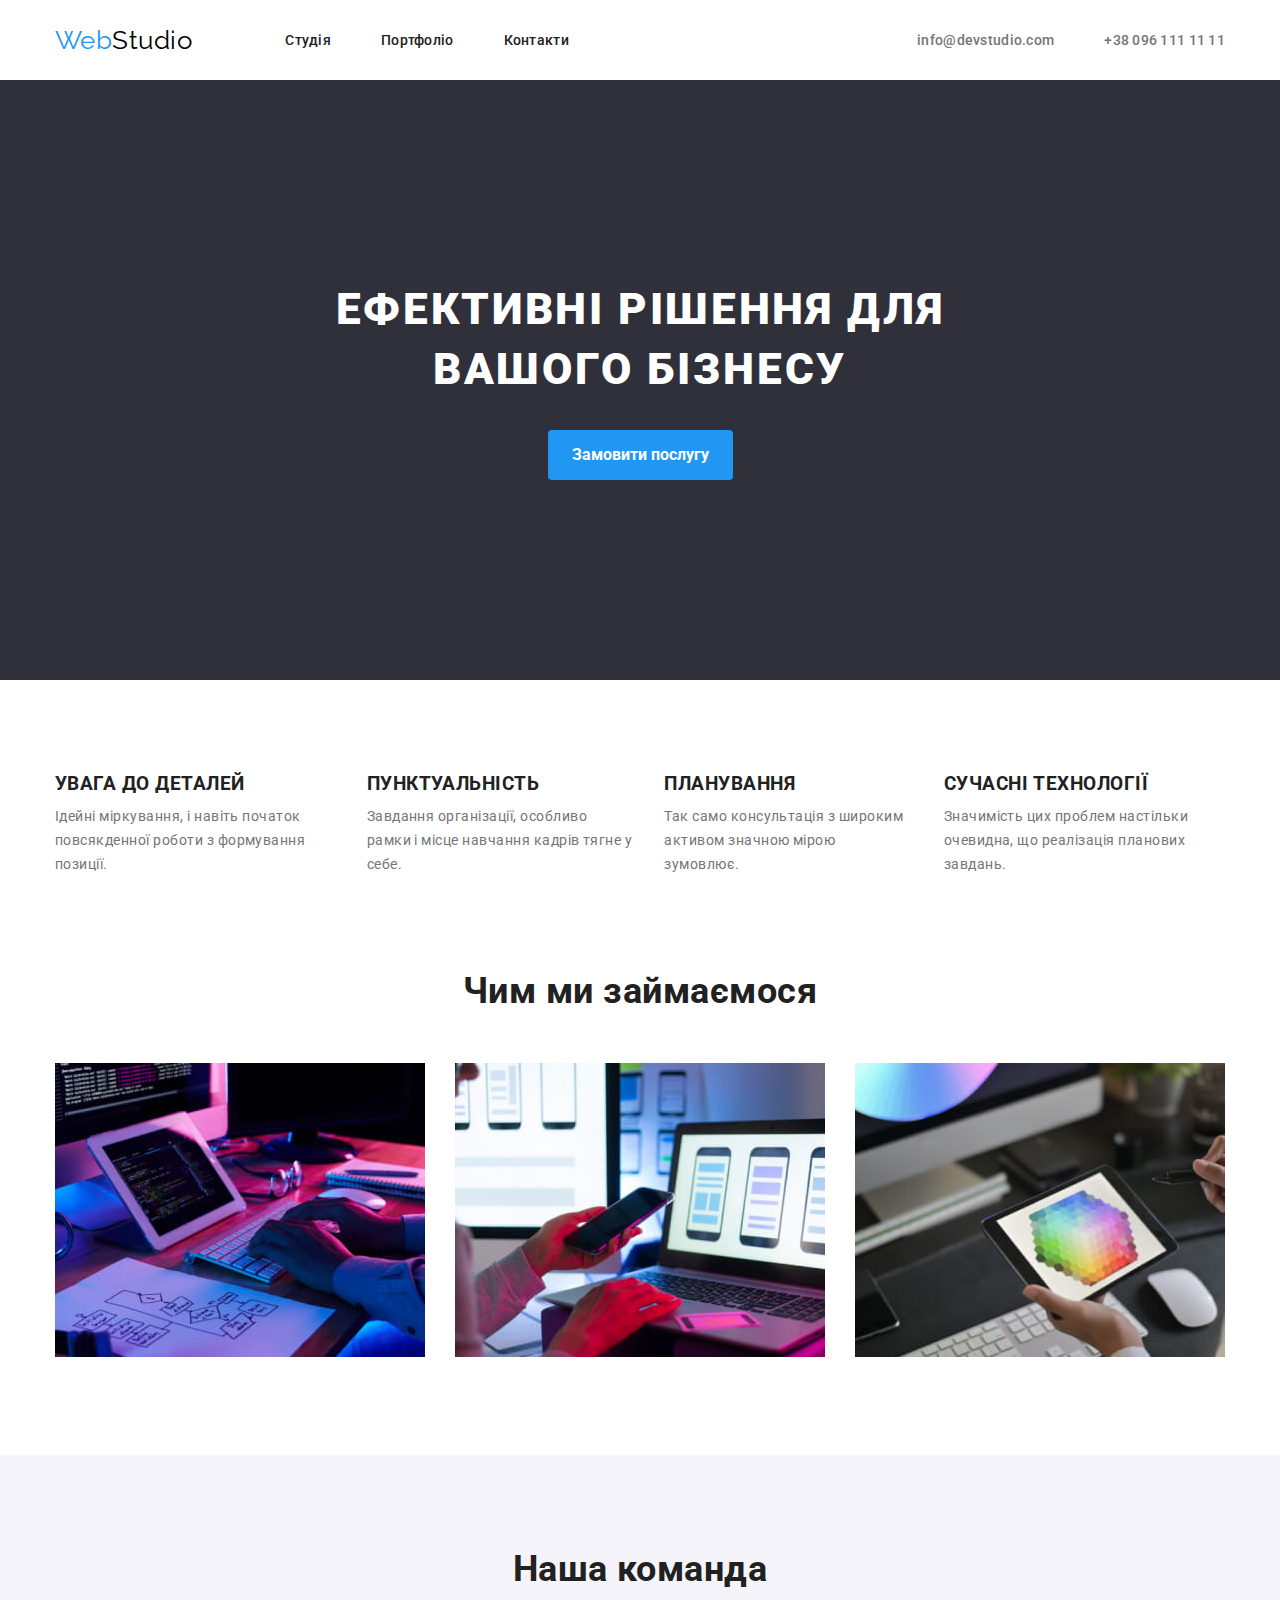
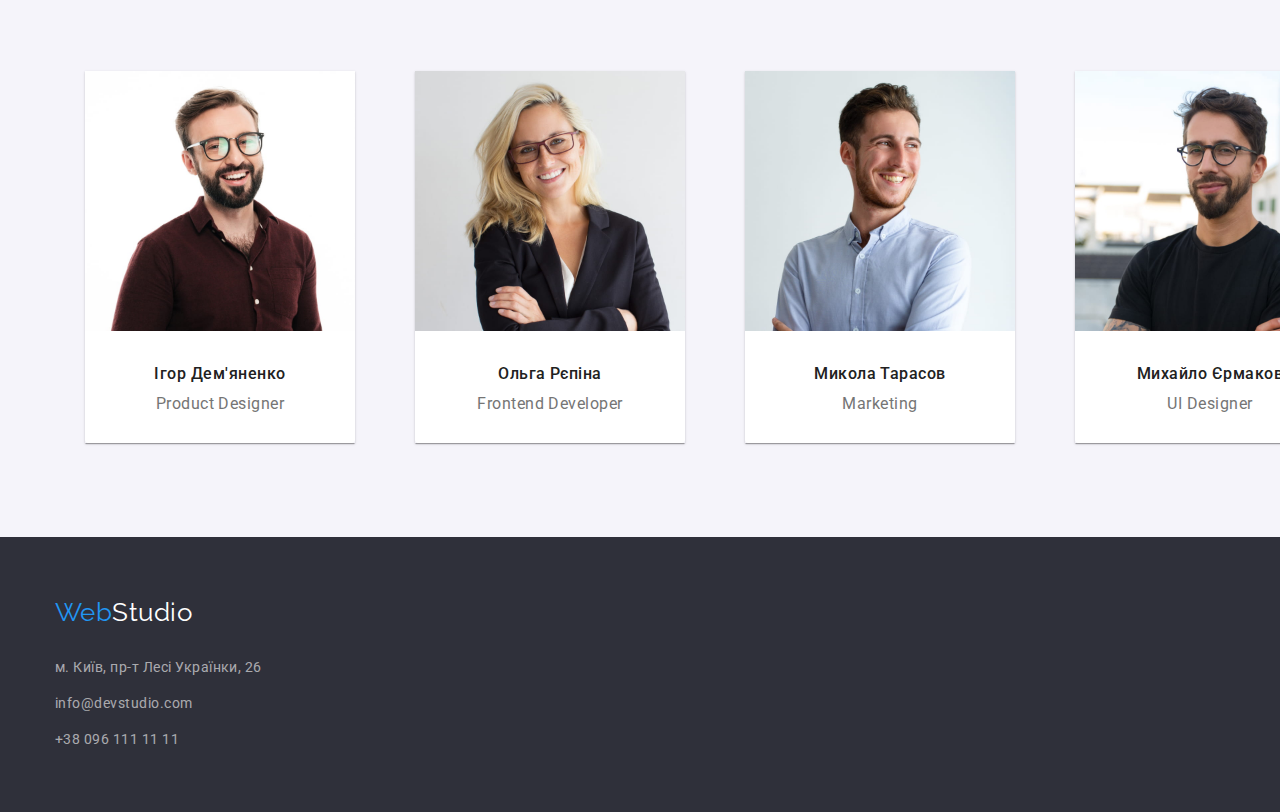
<file: index.html>
<!DOCTYPE html>
<html lang="uk">

<head>
    <meta charset="UTF-8">
    <meta http-equiv="X-UA-Compatible" content="IE=edge">
    <meta name="viewport" content="width=device-width, initial-scale=1.0">
    <title>goit-markup-hw-03</title>
    <!--Fonts-->
        <link rel="preconnect" href="https://fonts.googleapis.com">
        <link rel="preconnect" href="https://fonts.gstatic.com" crossorigin>
    <link href="https://fonts.googleapis.com/css2?family=Raleway:wght@700&family=Roboto:wght@400;500;700;900&display=swap"
        rel="stylesheet">
    <!--Normalize-->
    <link rel="stylesheet" href="https://cdnjs.cloudflare.com/ajax/libs/modern-normalize/1.1.0/modern-normalize.min.css">    
    <!--Styles-->
    <link rel="stylesheet" href="./css/styles.css">
</head>

<body>
    <header class="page-header">
        <div class="container">
            <div class="header-container">
                <nav class="header-nav">
                    <a href="./index.html" class="logo-header">
                        <span class="accent">Web</span>Studio
                    </a>
                    <ul class="site-nav list">
                        <li><a href="./studio.html" class="link">Студія</a></li>
                        <li><a href="./portfolio.html" class="link">Портфоліо</a></li>
                        <li><a href="" class="link">Контакти</a></li>
                    </ul>
                </nav>
                <ul class="contacts-header list">
                    <li><a href="mailto:info@devstudio.com" class="link">info@devstudio.com</a></li>
                    <li><a href="tel:+380961111111" class="link">+38 096 111 11 11</a></li>
                </ul>
            </div>
        </div>
    </header>
    <main>
        <!--Герой-->
        <section class="hero">
            <div class="container">
                <div class="hero-container">
                <h1 class="hero-title">Ефективні рішення для вашого бізнесу</h1>
                <button type="button" class="button hero">Замовити послугу</button>
                </div>
            </div>
           
        </section>
        <!--Особливості-->
        <section class="features section">
            <div class="container">
                <div class="features-container">
                    <h2 class="features-title  visually-hidden">Переваги студії</h2>
                        <ul class="feature list">
                            <li>
                                <h3 class="title">УВАГА ДО ДЕТАЛЕЙ</h3>
                                <p class="feature-text">Ідейні міркування, і навіть початок повсякденної роботи з формування позиції.</p>
                            </li>
                            <li>
                                <h3 class="title">ПУНКТУАЛЬНІСТЬ</h3>
                                <p class="feature-text">Завдання організації, особливо рамки і місце навчання кадрів тягне у себе.</p>
                            </li>
                            <li>
                                <h3 class="title">ПЛАНУВАННЯ</h3>
                                <p class="feature-text">Так само консультація з широким активом значною мірою зумовлює.</p>
                            </li>
                            <li>
                                <h3 class="title">СУЧАСНІ ТЕХНОЛОГІЇ</h3>
                                <p class="feature-text">Значимість цих проблем настільки очевидна, що реалізація планових завдань.</p>
                            </li>
                        </ul>
                </div>  
            </div>
        </section>
        <!--Чим ми займаємося-->
        <section class="areas section">
            <div class="container">
                <h2 class="areas-title">Чим ми займаємося</h2>
                
                <ul class="areas-list list">
                    <li>
                        <a href=""><img src="./images/img1.jpg" alt="Людина набирає код на комп'ютері" width="370" height="294"></a>
                    </li>
                    <li>
                        <a href=""><img src="./images/img2.jpg" alt="Людина обирає розмітку додатка для мобільного" width="370"
                                height="294"></a>
                    </li>
                    <li>
                        <a href=""><img src="./images/img3.jpg" alt="На екрані планшета палітра кольорів" width="370" height="294"></a>
                    </li>
                </ul>               
            </div>
        </section>
        <!--Наша команда-->
        <section class="team section">
            <div class="container">
                <h2 class="team-title">Наша команда</h2>
                <div class="team-card-container">
                    <ul class="team-list list">
                        <li class="team-item-card">
                            <div class="team-card">
                                <article class="card">
                                    <img class="team-card-img" src="./images/ihor-dem.jpg" alt="Ігор Дем'яненко" width="270" height="260">
                                    <div class="team-card-content">
                                        <h3 class="team-card-title">Ігор Дем'яненко</h3>
                                        <p class="team-card-text">Product Designer</p>
                                    </div>
                                </article>
                            </div>
                        </li>
                        <li class="team-item-card">
                            <div class="team-card">
                                <article class="card">
                                        <img class="team-card-img" src="./images/olha-repina.jpg" alt="Ольга Рєпіна" width="270" height="260">
                                    <div class="team-card-content">
                                        <h3 class="team-card-title">Ольга Рєпіна</h3>
                                        <p class="team-card-text">Frontend Developer</p>
                                    </div>
                                </article>
                            </div>
                        </li>
                        <li class="team-item-card">
                            <div class="team-card">
                                <article class="card">
                                        <img class="team-card-img" src="./images/mykola-tarasov.jpg" alt="Микола Тарасов" width="270" height="260">
                                    <div class="team-card-content">
                                        <h3 class="team-card-title">Микола Тарасов</h3>
                                        <p class="team-card-text">Marketing</p>
                                    </div>
                                </article>
                            </div>
                        </li>
                        <li class="team-item-card">
                            <div class="team-card">
                                <article class="card">
                                        <img class="team-card-img" src="./images/myhaylo-ermakov.jpg" alt="Михайло Єрмаков" width="270" height="260">
                                    <div class="team-card-content">
                                        <h3 class="team-card-title">Михайло Єрмаков</h3>
                                        <p class="team-card-text">UI Designer</p>
                                    </div>
                                </article>
                            </div>
                        </li>
                    </ul>
                </div>
                
            </div>
        </section>
    </main>
    <!--Футер-->
    <footer class="page-footer">
        <div class="container">
            <div class="footer-container">
                <a href="./index.html" class="logo-footer">
                    <span class="accent">Web</span>Studio
                </a>
                <address class="address">
                    <ul class="address-footer list">
                        <li class="address-footer-contact"><a href="" target="_blank" class="link" rel="noopener noreferrer">м. Київ, пр-т Лесі Українки, 26</a></li>
                        <li class="address-footer-contact"><a href="mailto:info@devstudio.com" class="link">info@devstudio.com</a></li>
                        <li class="address-footer-contact"><a href="tel:+380961111111" class="link">+38 096 111 11 11</a></li>
                    </ul>
                </address>
            </div>
            
        </div>
    </footer>
</body>

</html>
</file>
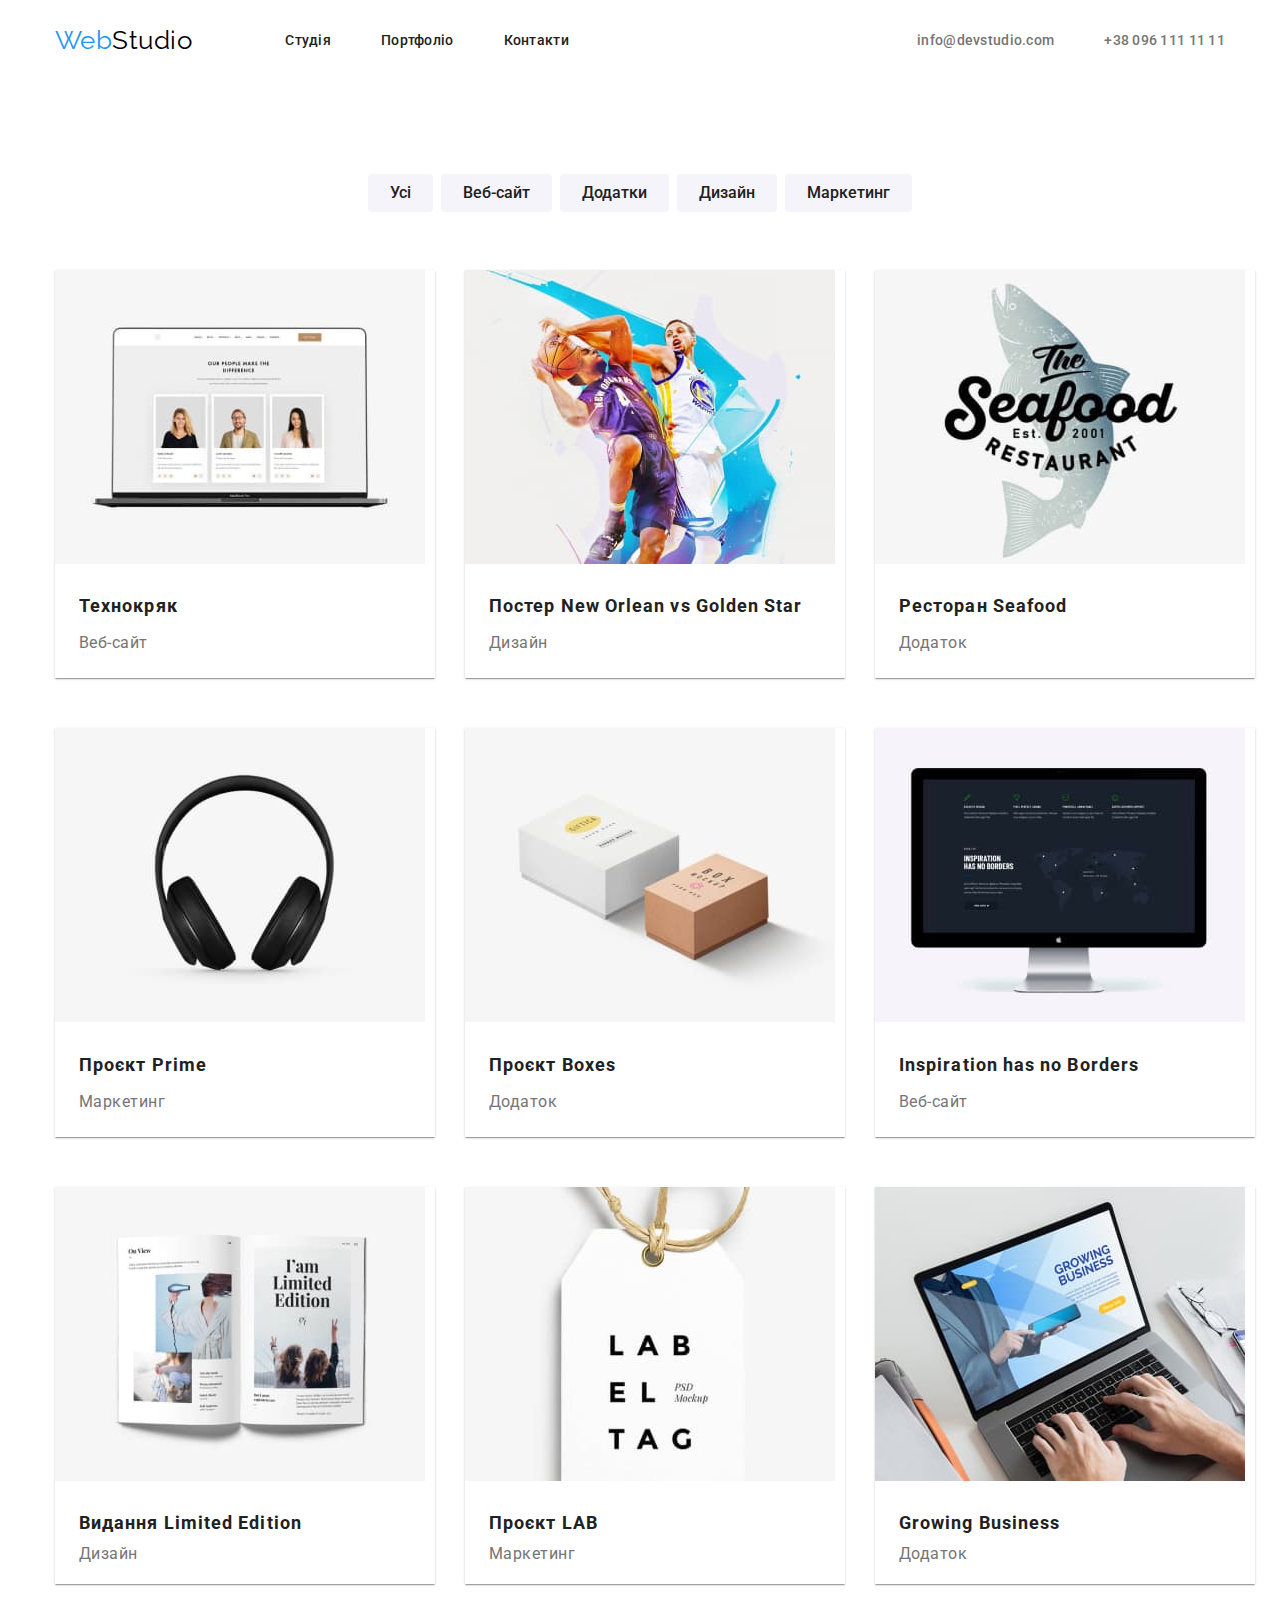
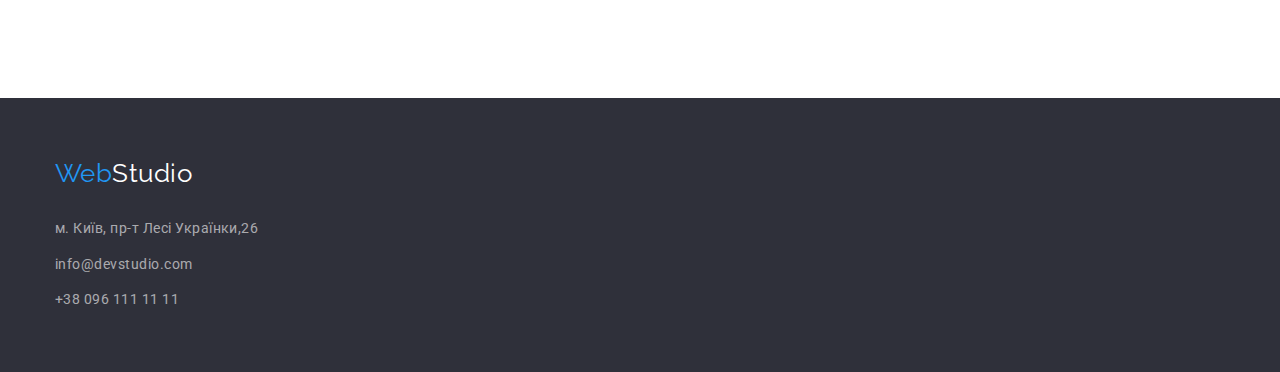
<file: portfolio.html>
<!DOCTYPE html>
<html lang="uk">

<head>
    <meta charset="UTF-8">
    <meta http-equiv="X-UA-Compatible" content="IE=edge">
    <meta name="viewport" content="width=device-width, initial-scale=1.0">
    <title>portfolio-goit-markup-hw-03</title>
    <!--Fonts-->
    <link rel="preconnect" href="https://fonts.googleapis.com">
    <link rel="preconnect" href="https://fonts.gstatic.com" crossorigin>
    <link href="https://fonts.googleapis.com/css2?family=Raleway:wght@700&family=Roboto:wght@400;500;700;900&display=swap"
        rel="stylesheet">
    <!--Normalize-->
    <link rel="stylesheet" href="https://cdnjs.cloudflare.com/ajax/libs/modern-normalize/1.1.0/modern-normalize.min.css">
    <!--Styles-->
    <link rel="stylesheet" href="./css/styles.css">
</head>
<body>
    <header class="page-header">
        <div class="container">
            <div class="header-container">
                <nav class="header-nav">
                    <a href="./index.html" class="logo-header">
                        <span class="accent">Web</span>Studio
                    </a>
                    <ul class="site-nav list">
                        <li><a href="./studio.html" class="link">Студія</a></li>
                        <li><a href="./portfolio.html" class="link">Портфоліо</a></li>
                        <li><a href="" class="link">Контакти</a></li>
                    </ul>
                </nav>
                <ul class="contacts-header list">
                    <li><a href="mailto:info@devstudio.com" class="link">info@devstudio.com</a></li>
                    <li><a href="tel:+380961111111" class="link">+38 096 111 11 11</a></li>
                </ul>
            </div>
        </div>
    </header>
    <main>
        <section class="portfolio section">
            <!--Фільтри-->
            <div class="container">
                <h1 class="visually-hidden">Фільтри</h1>
                <ul class="filtres list">
                    <li> <button type="button" class="button-secondary">Усі</button></li>
                    <li> <button type="button" class="button-secondary">Веб-сайт</button></li>
                    <li> <button type="button" class="button-secondary">Додатки</button></li>
                    <li> <button type="button" class="button-secondary">Дизайн</button></li>
                    <li> <button type="button" class="button-secondary">Маркетинг</button></li>
                </ul>
            </div>
            
            <!--Приклади робіт-->
            <div class="container">
                <h1 class="visually-hidden">Приклади робіт</h1>
            
                <div class="portfolio-card-container">
                    <ul class="directions list">
                        <li class="direction-card">
                            <article class="card">
                                <div class="direction-card-thumb">
                                    <a href=""><img class="direction-card-img" src="./images/technokryak.jpg" alt="Веб-сайт на екрані ноутбука" width="370" height="294"></a>
                                    
                                </div>
                                <div class="direction-card-content">
                                    <h2 class="direction-card-title">Технокряк</h2>
                                    <p class="direction-card-text">Веб-сайт</p>
                                </div>
                            </article> 
                        </li>
                        <li class="direction-card">
                            <article class="card">
                                <div class="direction-card-thumb">
                                    <a href=""><img class="direction-card-img" src="./images/poster.jpg" alt="Постер з баскетболістами" width="370" height="294"></a>
                                    
                                </div>
                                <div class="direction-card-content">
                                    <h2 class="direction-card-title">Постер New Orlean vs Golden Star</h2>
                                    <p class="direction-card-text">Дизайн</p>
                                </div>
                            </article>
                        </li>
                        <li class="direction-card">
                            <article class="card">
                                <div class="direction-card-thumb">
                                    <a href=""><img class="direction-card-img" src="./images/restoran.jpg" alt="Емблема рибного ресторану" width="370" height="294"></a>
                                </div>
                                <div class="direction-card-content">
                                    <h2 class="direction-card-title">Ресторан Seafood</h2>
                                    <p class="direction-card-text">Додаток</p>
                                </div>
                            </article>
                        </li>
                        <li class="direction-card">
                            <article class="card">
                                <div class="direction-card-thumb">
                                    <a href=""><img class="direction-card-img" src="./images/proekt-prime.jpg" alt="Великі навушники" width="370" height="294"></a>
                                    
                                </div>
                               <div class="direction-card-content">
                                    <h2 class="direction-card-title">Проєкт Prime</h2>
                                    <p class="direction-card-text">Маркетинг</p>
                               </div> 
                            </article>
                        </li>
                        <li class="direction-card">
                            <article class="card">
                                <div class="direction-card-thumb">
                                    <a href=""><img class="direction-card-img" src="./images/proekt-boxes.jpg" alt="Дві коробки" width="370" height="294"></a>
                                </div>
                                <div class="direction-card-content">
                                    <h2 class="direction-card-title">Проєкт Boxes</h2>
                                    <p class="direction-card-text">Додаток</p>
                                </div>
                            </article>
                        </li>
                        <li class="direction-card">
                            <article class="card">
                                <div class="direction-card-thumb">
                                    <a href=""><img class="direction-card-img" src="./images/inspiration.jpg" alt="Веб-сайт на екрані монітора" width="370" height="294"></a>
                                    
                                </div>
                                <div class="direction-card-content">
                                    <h2 class="direction-card-title">Inspiration has no Borders</h2>
                                    <p class="direction-card-text">Веб-сайт</p>
                                </div>
                            </article>
                        </li>
                        <li class="direction-card">
                            <article class="card">
                                <div class="direction-card-thumb">
                                    <a href=""><img class="direction-card-img" src="./images/vydannya.jpg" alt="Розворот журнала" width="370" height="294"></a>
                                    
                                </div>
                                <div class="direction-card-content">
                                    <h2 class="direction-card-title">Видання Limited Edition</h2>
                                    <p class="direction-text">Дизайн</p>
                                </div>
                            </article>
                        </li>
                        <li class="direction-card">
                            <article class="card">
                                <div class="direction-card-thumb">
                                    <a href=""><img class="direction-card-img" src="./images/proekt-lab.jpg" alt="Етикетка" width="370" height="294"></a>
                                    
                                </div>
                                <div class="direction-card-content">
                                    <h2 class="direction-card-title">Проєкт LAB</h2>
                                    <p class="direction-text">Маркетинг</p>
                                </div>
                            </article>
                        </li>
                        <li class="direction-card">
                            <article class="card">
                                <div class="direction-card-thumb">
                                    <a href=""><img class="direction-card-img" src="./images/growing-business.jpg"
                                            alt="Пропозиція встановити додаток на екрані ноутбука " width="370" height="294"></a>
                                    
                                </div>
                                <div class="direction-card-content">
                                    <h2 class="direction-card-title">Growing Business</h2>
                                    <p class="direction-text">Додаток</p>
                                </div>
                            </article>
                        </li>
                    
                    </ul>
                </div>

            </div>
        </section>

   </main>
    <!--Футер-->
    <footer class="page-footer">
        <div class="container">
            <div class="footer-container">
                <a href="./index.html" class="logo-footer">
                    <span class="accent">Web</span>Studio
                </a>
                <address class="address">
                    <ul class="address-footer list">
                        <li class="address-footer-contact"><a href="" target="_blank" class="link" rel="noopener noreferrer">м. Київ, пр-т Лесі Українки,26</a></li>
                        <li class="address-footer-contact"><a href="mailto:info@devstudio.com" class="link">info@devstudio.com</a></li>
                        <li class="address-footer-contact"><a href="tel:+380961111111" class="link">+38 096 111 11 11</a></li>
                    </ul>
            
                </address>
            </div>
    
        </div>
    </footer>

</body>
</html>
</file>
<file: css/styles.css>
:root{
    --primary-text-color:#757575;
    --secondary-text-color: rgba(255, 255, 255, 0.6);
    --title-text-color: #212121;
    --accent-color: #2196F3;
    --primary-white-color: #FFFFFF;
    --primary-logo-color: #000000;
    --primary-gray-color: #F5F4FA;
    --accent-background-color: #2F303A;
    --card-shadow: 0px 2px 1px -1px rgba(0, 0, 0, 0.2),
            0px 1px 1px 0px rgba(0, 0, 0, 0.14), 0px 1px 3px 0px rgba(0, 0, 0, 0.12);
}

h1,
h2,
h3,
h4,
h5,
h6,
p,
ul {
    margin: 0;
    padding: 0;
}

body {
    background-color:var(--primary-white-color);
    color: var(--primary-text-color);

    font-family: 'Roboto', sans-serif;
    font-style: normal;
    font-weight: 400;
    letter-spacing: 0.03em;
}


.container {
    width: 1200px;
    margin: 0 auto;
    padding: 0 15px;
}


/*Header*/

.header-container {
    display: flex;
    justify-content: space-between;
    align-items: center;
    
    padding: 32px 0;

    height: 80px;
}

.header-nav {
    display: flex;
    align-items: center;
    flex-grow: 1;

}
.logo-header {
    color: var(--primary-logo-color);

    font-family: 'Raleway', sans-serif;
    font-size: 26px;
    line-height: 1.19;
    text-decoration: none;
}

.accent {
    color: var(--accent-color);
}

.list {
    list-style: none;
}

/*Site nav*/

.site-nav {
    display: flex;
    gap: 50px;

    margin-left: 93px;
    padding: 0;
}

.site-nav .link {
    color:var(--title-text-color);

    font-weight: 500;
    font-size: 14px;
    line-height: 1.14;
    letter-spacing: 0.02em;
    text-decoration: none;
}
.site-nav .link:hover,
.site-nav .link:focus {
    color: var(--accent-color);
}

.site-nav .link.current {
    color: var(--accent-color);
}

/*Contacts header*/

.contacts-header {
    display: flex;
    gap: 50px;

    padding: 0;
}

.contacts-header .link{
    color:var(--primary-text-color);

    font-weight: 500;
    font-size: 14px;
    line-height: 1.14;
    letter-spacing: 0.02em;
    text-decoration: none;
}

.contacts-header .link:hover,
.contacts-header .link:focus {
    color: var(--accent-color);
}


.section {
    padding: 94px 0;
}
/*Hero*/

.hero {
    padding: 200px 0;

    background-color: var(--accent-background-color);
}

.hero-container {
    display: flex;
    flex-direction: column;
    align-items: center;
}

.hero-title {
    margin: 0px auto 30px;
    padding: 0;

    color: var(--primary-white-color);

    max-width: 696px;

    font-weight: 900;
    font-size: 44px;
    line-height: 1.36;
    text-align: center;
    letter-spacing: 0.06em;
    text-transform: uppercase;
}

/*Button*/
.button.hero {
    padding: 10px 24px;
    border-radius: 4px;

    background-color: var(--accent-color);
    color: var(--primary-white-color);
    border: none;

    font-weight: 700;
    font-size: 16px;
    line-height: 1.88;
    font-family: inherit;

}

.button-secondary {
    margin-bottom: 8px;
    padding: 6px 22px;
    border-radius: 4px;

    background-color: var(--primary-gray-color);
    color: var(--title-text-color);
    border: none;

    font-weight: 500;
    font-size: 16px;
    line-height: 1.62;
    font-family: inherit;
}

.button-secondary:hover,
.button-secondary:focus {
    background-color: var(--accent-color);
    color: var(--primary-white-color);
}

/*Features*/
.features {
    padding-bottom: 0;
}

.features {
    background-color: var(--primary-white-color);
}

.feature {
    display: inline-flex;
    justify-content: space-between;
    align-items: center;
    gap: 30px;
}

.feature .title {
    margin: 0 0 10px;

    color: var(--title-text-color);
}

.feature-text {
    color:var(--primary-text-color);

    font-size: 14px;
    line-height: 1.71;
}

/*Section*/


.areas-list {
    display: flex;
    justify-content: space-between;
    gap: 30px;
}

.areas-title {
    margin: 0 0 50px;
    color: var(--title-text-color);

    font-weight: 700;
    font-size: 36px;
    line-height: 1.16;
    text-align: center;
}


.team-title {
    margin: 0 0 50px;

    color: var(--title-text-color);

    font-weight: 700;
    font-size: 36px;
    line-height: 1.16;
    text-align: center;
}

.team {
    background-color:var(--primary-gray-color);
}

.team-list {
    display: flex;
    flex-wrap: nowrap;
    gap: 30px;
    padding: 0;
}

.team-card-container {
    width: 1200px;
    margin-right: auto;
    margin-left: auto;

}


.team-item-card {
    flex-basis: calc(100% / 4 - 30px);

    margin-left: 30px;
    margin-top: 30px;
}

.team-card {
    border-radius: 0px 0px 4px 4px;

    background-color: var(--primary-white-color);
}


.team-card-content {
    padding: 30px 10px;
}

.team-card-title {
    margin: 0 0 10px;

    color: var(--title-text-color);

    font-weight: 500;
    font-size: 16px;
    line-height: 1.18;
    text-align: center;
    
}
.team-card-text {
    color: var(--primary-text-color);

    font-size: 16px;
    line-height: 19px;
    text-align: center;
}


/*Footer*/
.page-footer {
    padding: 60px 0;
    background-color: var(--accent-background-color);
    color: var(--primary-white-color);

    font-size: 14px;
    line-height: 1.71;
}

.footer-container {
    display: flex;
    flex-direction: column;
}

.logo-footer {
    margin-bottom: 28px;

    color: var(--primary-white-color);

    font-family: 'Raleway', sans-serif;
    font-size: 26px;
    line-height: 1.19;
    text-decoration: none;
}

.address-footer{
    padding: 0;
}

.address-footer .link {
    color: var(--secondary-text-color);
    text-decoration: none;
}

.address {
    font-style: normal
}

.address-footer-contact:not(:last-child) {
    margin-bottom: 12px;
}
/*Portfolio*/

.filtres {
    display: flex;
    justify-content: center;
    gap: 8px;

    margin: 0 0 50px;
    padding: 0;
}

.portfolio-card-container {
    width: 1200px;
    margin-right: auto;
    margin-left: auto;
}

.directions {
    display: flex;
    flex-wrap: wrap;

    margin-left: -30px;
    margin-top: -30px;
    padding: 0;
}

.direction-card {
    flex-basis: calc(100% / 3 - 30px);

    padding: 0 0 20px;

    margin-left: 30px;
    margin-top: 30px;
}

.direction-card-thumb {
    display: block;  
}

.direction-card-content {
    padding: 20px 24px;
}

.direction-card-title {
    margin: 0 0 4px;

    color: var(--title-text-color);

    font-weight: 700;
    font-size: 18px;
    line-height: 2;
    letter-spacing: 0.06em;
}

.direction-card-text {
    color: var(--primary-text-color);

    font-size: 16px;
    line-height: 1.88;
}

.card {
    box-shadow: var(--card-shadow);
}

.visually-hidden {
    position: absolute;
    width: 1px;
    height: 1px;
    margin: -1px;
    border: 0;
    padding: 0;

    white-space: nowrap;
    clip-path: inset(100%);
    clip: rect(0 0 0 0);
    overflow: hidden;
}
</file>
